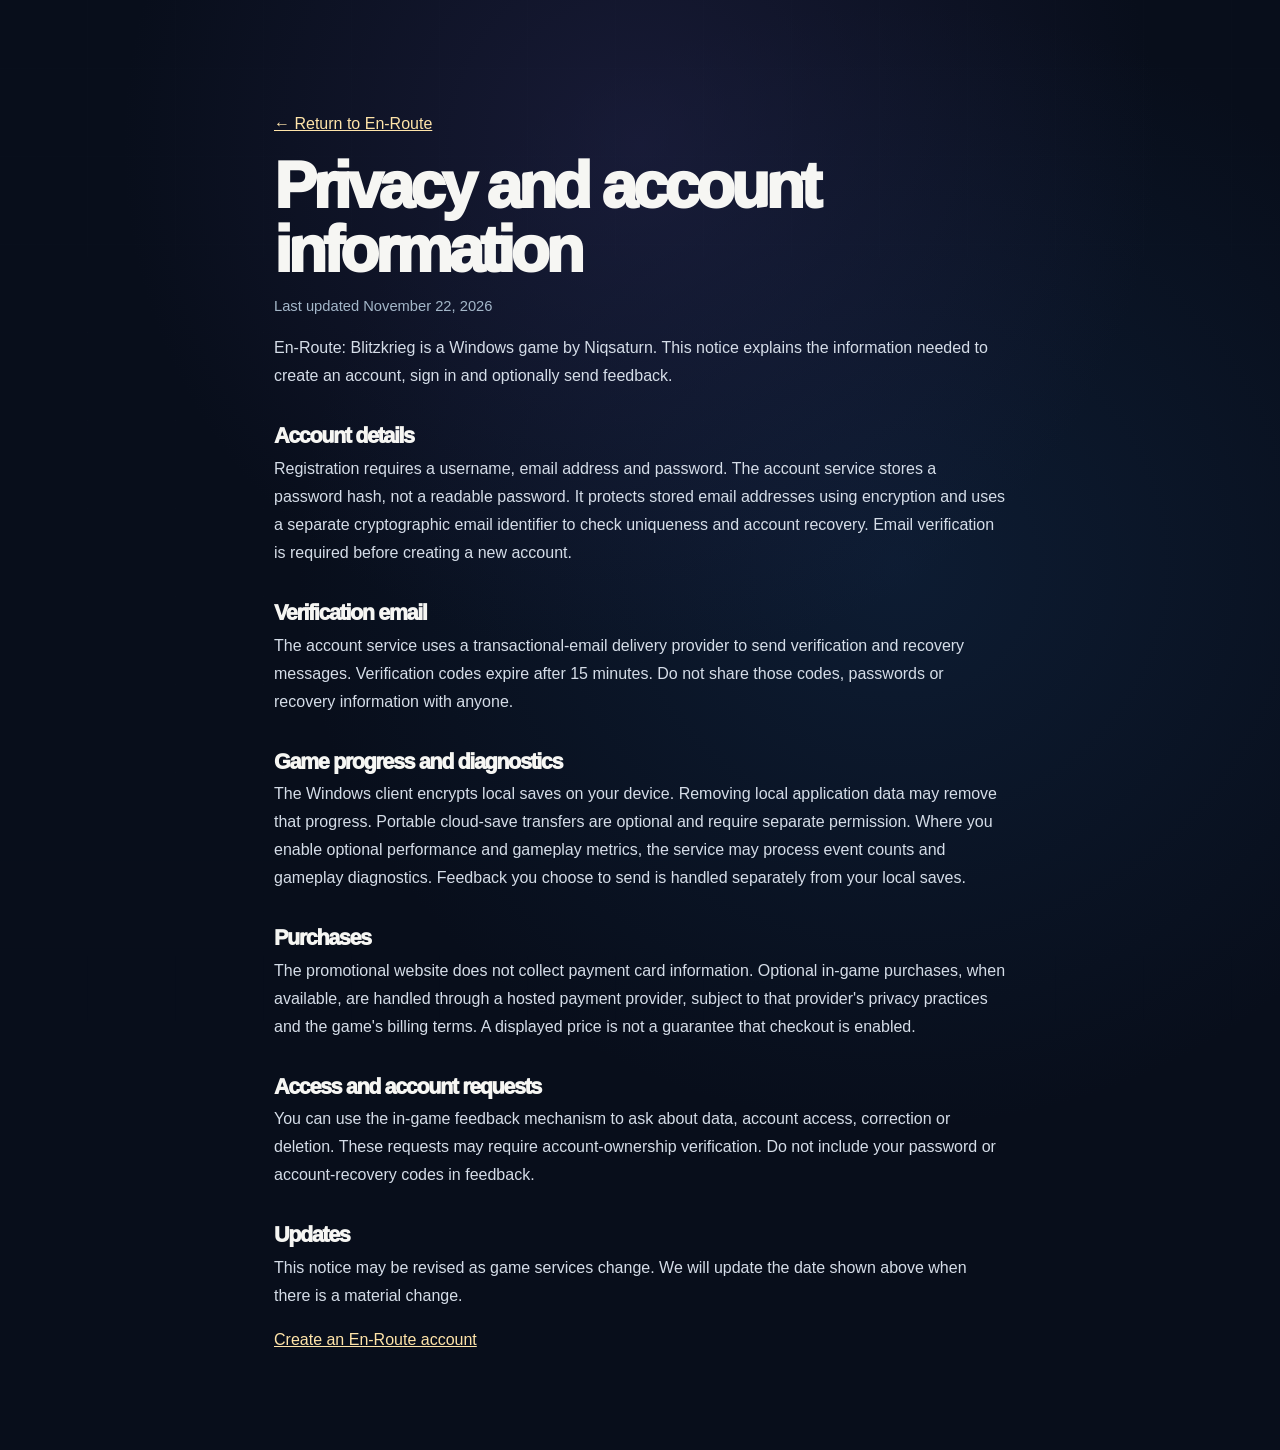
<file: privacy.html>
<!doctype html>
<html lang="en"><head><meta charset="utf-8"><meta name="viewport" content="width=device-width,initial-scale=1"><meta name="robots" content="index,follow"><meta name="theme-color" content="#080e1b"><title>Privacy | En-Route Blitzkrieg</title>
<link rel="stylesheet" href="./styles.css"><style>.privacy-page{max-width:780px;margin:0 auto;padding:110px 24px 80px;line-height:1.75}.privacy-page h1{font-size:clamp(2rem,6vw,4rem);margin-bottom:12px}.privacy-page h2{font-size:1.35rem;margin:35px 0 8px}.privacy-page a{color:#ffe4a9;text-decoration:underline}.privacy-page p,.privacy-page li{color:#d5dde8}.privacy-page .updated{color:#a4b7c9;font-size:.92rem}</style></head><body>
<main class="privacy-page"><p><a href="./">← Return to En-Route</a></p>
<h1>Privacy and account information</h1><p class="updated">Last updated November 22, 2026</p>
<p>En-Route: Blitzkrieg is a Windows game by Niqsaturn. This notice explains the information needed to create an account, sign in and optionally send feedback.</p>
<h2>Account details</h2><p>Registration requires a username, email address and password. The account service stores a password hash, not a readable password. It protects stored email addresses using encryption and uses a separate cryptographic email identifier to check uniqueness and account recovery. Email verification is required before creating a new account.</p>
<h2>Verification email</h2><p>The account service uses a transactional-email delivery provider to send verification and recovery messages. Verification codes expire after 15 minutes. Do not share those codes, passwords or recovery information with anyone.</p>
<h2>Game progress and diagnostics</h2><p>The Windows client encrypts local saves on your device. Removing local application data may remove that progress. Portable cloud-save transfers are optional and require separate permission. Where you enable optional performance and gameplay metrics, the service may process event counts and gameplay diagnostics. Feedback you choose to send is handled separately from your local saves.</p>
<h2>Purchases</h2><p>The promotional website does not collect payment card information. Optional in-game purchases, when available, are handled through a hosted payment provider, subject to that provider's privacy practices and the game's billing terms. A displayed price is not a guarantee that checkout is enabled.</p>
<h2>Access and account requests</h2><p>You can use the in-game feedback mechanism to ask about data, account access, correction or deletion. These requests may require account-ownership verification. Do not include your password or account-recovery codes in feedback.</p>
<h2>Updates</h2><p>This notice may be revised as game services change. We will update the date shown above when there is a material change.</p>
<p><a href="./#signup">Create an En-Route account</a></p></main></body></html>
</file>
<file: styles.css>
:root{color-scheme:dark;--bg:#080e1b;--surface:#121b2d;--text:#f6f6f3;--sub:#acbbd0;--gold:#f1d087;--faint:#d6e0ff27}
*{box-sizing:border-box}html{scroll-behavior:smooth;overflow-x:hidden}body{margin:0;background:radial-gradient(ellipse 700px 700px at 50% 10%,#25254d88,transparent 74%),radial-gradient(ellipse 800px 750px at 70% 39%,#183a6452,transparent 75%),var(--bg);color:var(--text);font:16px/1.6 "Segoe UI",Arial,sans-serif;overflow-x:hidden}body:before{content:"";position:absolute;z-index:0;pointer-events:none;inset:0 0 auto;height:1300px;background-image:repeating-linear-gradient(0deg,transparent 0 87px,#d0e1ff09 88px),repeating-linear-gradient(90deg,transparent 0 87px,#d0e1ff09 88px);mask-image:linear-gradient(#0007,transparent)}a{color:inherit;text-decoration:none}img,video{max-width:100%;display:block}h1,h2,h3,p{margin-top:0}h1,h2,h3{line-height:1;letter-spacing:-.065em;font-weight:950}.skip{position:absolute;top:-6rem;left:1rem;background:var(--gold);color:#111;padding:.6rem 1rem;z-index:99}.skip:focus{top:1rem}
.wrap{max-width:1340px;margin-left:auto;margin-right:auto;padding-left:30px;padding-right:30px;position:relative;z-index:1}
.header{position:relative;z-index:4;border-bottom:1px solid var(--faint);background:#090f1bd8}.header-inner{max-width:1370px;margin:0 auto;padding:0 30px;min-height:83px;display:flex;gap:25px;justify-content:space-between;align-items:center}.logo{display:flex;gap:12px;align-items:center}.logo-mark{display:grid;place-items:center;color:var(--gold);border:1px solid #f1d08785;border-radius:9px;width:44px;height:44px;font-size:29px;box-shadow:inset 0 0 14px #edc16f18}.logo-copy{display:flex;flex-direction:column;line-height:1.12;white-space:nowrap}.logo-copy b{font-size:18px;letter-spacing:.14em;font-weight:950}.logo-copy small{margin-top:5px;font-size:9px;letter-spacing:.44em;color:#c2cbda}.header nav{display:flex;gap:34px;font-size:12px;letter-spacing:.14em;font-weight:800;text-transform:uppercase;color:#bbc7db}.header nav a:hover,.text-action:hover,.footer a:hover{color:var(--gold)}.version{border:1px solid var(--faint);color:#b8c8dc;border-radius:80px;padding:9px 15px;white-space:nowrap;font-size:10px;letter-spacing:.13em;font-weight:900}
.hero{text-align:center;padding-top:97px}.mini-label,.section-kicker{color:var(--gold);font-size:11px;font-weight:900;letter-spacing:.22em}.mini-label{display:flex;align-items:center;justify-content:center;gap:15px}.mini-line{width:26px;height:1px;background:linear-gradient(90deg,transparent,var(--gold))}.mini-line:last-child{transform:rotate(180deg)}.hero h1{font-size:clamp(4.2rem,9vw,8.5rem);letter-spacing:-.07em;margin:28px 0 30px}.hero h1 em{font-style:normal;color:transparent;background:linear-gradient(140deg,#fff3d5,#e6c477 65%,#ae8455);background-clip:text;-webkit-background-clip:text}.intro{max-width:590px;margin:0 auto;color:#becbe0;font-size:18px;line-height:1.7}
.cta-group{display:flex;flex-direction:column;align-items:center;margin-top:36px}.primary-cta{width:min(570px,100%);min-height:110px;padding:14px 22px;border:1px solid #ffefbc;border-radius:17px;display:flex;align-items:center;gap:19px;text-align:left;color:#211807;background:linear-gradient(125deg,#fff0c7 0%,#e5bf6b 59%,#ad864e 100%);box-shadow:0 0 0 6px #f0c66e18,0 20px 75px #dca95661,inset 0 2px #fff8e5;transition:transform .2s,box-shadow .2s}.primary-cta:hover{transform:translateY(-4px);box-shadow:0 0 0 9px #f0c66e2b,0 24px 95px #e2b9688a}.primary-cta:focus-visible{outline:3px solid white;outline-offset:6px}.win-icon{width:62px;height:62px;display:grid;place-items:center;flex:none;border:1px solid #3828113b;border-radius:11px;background:#fff6dc85}.win-icon svg{width:31px;height:31px}.cta-copy{display:flex;flex:1;flex-direction:column;gap:8px;line-height:1.2}.cta-copy b{font-size:clamp(20px,2.5vw,29px);font-weight:950;letter-spacing:-.012em}.cta-copy small{font-size:11px;letter-spacing:.1em;color:#584627;font-weight:850}.cta-arrow{font-size:29px}.cta-detail{margin-top:18px;font-size:11px;color:#aebdd0;letter-spacing:.06em}.text-action{margin-top:11px;font-size:13px;font-weight:750;color:#f1dfb2;letter-spacing:.02em}.text-action span{margin-left:10px}
.hero-shot{width:min(1090px,100%);margin:70px auto 0;border:1px solid #d8e2ff55;border-radius:14px;background:#070c15;overflow:hidden;box-shadow:0 0 0 7px #e9eeff0a,0 24px 95px #000b,0 0 115px #49307735;position:relative;left:50%;transform:translateX(-50%);margin-left:0;margin-right:0}.shot-header{height:39px;display:flex;align-items:center;justify-content:space-between;gap:10px;padding:0 15px;border-bottom:1px solid var(--faint);background:#151f30;color:#b0bdd0;font-weight:900;font-size:9px;letter-spacing:.14em}.chrome-dots{display:flex;gap:6px}.chrome-dots i{width:7px;height:7px;border-radius:50%;background:#d5b270}.chrome-dots i:nth-child(2){background:#98a7bb}.chrome-dots i:nth-child(3){background:#61b5a1}.hero-shot img{width:100%;height:auto;object-fit:contain;object-position:center;aspect-ratio:8/5;margin:0 auto}.shot-footnote{max-width:1090px;display:flex;justify-content:space-between;gap:14px;margin:20px auto 0;color:#91a0b7;font-weight:850;font-size:10px;letter-spacing:.13em}.circle{display:inline-block;width:6px;height:6px;background:#76dcac;border-radius:100%;box-shadow:0 0 11px #78edb5;margin-right:8px}
.proof{display:flex;justify-content:center;align-items:center;gap:55px;margin-top:96px;margin-bottom:0;padding-top:36px;padding-bottom:36px;border-top:1px solid var(--faint);border-bottom:1px solid var(--faint)}.proof div{display:flex;flex-direction:column;gap:5px;text-align:center}.proof strong{font-size:33px;line-height:1.1;letter-spacing:-.04em;color:#f0d49c}.proof span{font-size:10px;letter-spacing:.15em;color:#a5b5cb;font-weight:800}.proof>i{display:block;height:34px;width:1px;background:var(--faint)}
.trailer{padding-top:143px}.section-title{display:flex;align-items:end;justify-content:space-between;gap:50px;margin-bottom:43px}.section-title h2{margin:14px 0 0;font-size:clamp(3.3rem,6vw,6.3rem);letter-spacing:-.055em}.section-title h2 span,.closing h2 span{color:var(--gold)}.section-title>p{max-width:320px;margin:0 0 8px;color:#b2c0d3;line-height:1.8;font-size:15px}.video-shell{padding:9px;border-radius:15px;background:#03060c;border:1px solid #d5e1ff49;box-shadow:0 24px 80px #000a}.video-shell video{width:100%;height:auto;aspect-ratio:8/5;border-radius:7px;background:#000}.video-key{display:flex;justify-content:space-between;gap:15px;margin-top:18px;color:#96a6bc;font-size:10px;font-weight:850;letter-spacing:.12em}
.modes{padding-top:151px}.mode-grid{display:grid;grid-template-columns:repeat(3,minmax(0,1fr));gap:20px}.mode-card{overflow:hidden;border-radius:14px;border:1px solid var(--faint);background:linear-gradient(145deg,#1b2740,#0f1625);transition:transform .2s,border-color .2s}.mode-card:hover{transform:translateY(-5px);border-color:#f1d08785}.mode-photo{aspect-ratio:1.35;overflow:hidden;position:relative;background:#0a1422}.mode-photo img{width:100%;height:100%;object-fit:cover;object-position:center;transition:transform .35s}.mode-card:hover .mode-photo img{transform:scale(1.045)}.mode-photo:after{content:"";position:absolute;inset:30% 0 0;background:linear-gradient(transparent,#050b16c9);pointer-events:none}.mode-photo span{position:absolute;z-index:2;left:20px;bottom:16px;color:#f1dca8;letter-spacing:.15em;font-weight:900;font-size:10px}.mode-info{padding:25px}.mode-info h3{font-size:27px;margin-bottom:12px;letter-spacing:-.045em}.mode-info p{font-size:14px;color:#abb9cb;line-height:1.8;margin:0}
.closing{text-align:center;margin-top:160px;margin-bottom:105px;padding-top:84px;padding-bottom:90px;border-top:1px solid var(--faint);border-bottom:1px solid var(--faint);background:radial-gradient(ellipse at center,#40336365,transparent 70%)}.crown{font-size:55px;color:var(--gold);display:block;margin-bottom:10px}.closing h2{font-size:clamp(3rem,6vw,6rem);margin:15px 0 20px}.closing>p:not(.section-kicker){color:#b6c3d5;margin:0 auto 32px}.closing-cta{margin:0 auto;min-height:95px;width:min(475px,100%)}.closing-cta .win-icon{width:52px;height:55px;font-size:38px}.closing-cta .cta-copy b{font-size:24px}
.footer{display:flex;align-items:center;justify-content:space-between;gap:22px;padding-top:30px;padding-bottom:35px;font-size:10px;letter-spacing:.15em;color:#8fa0b7}.footer strong{color:#f9f7f1}
@media(max-width:850px){.header nav{display:none}.header-inner{padding:0 20px;min-height:76px}.hero{padding-top:78px}.section-title{align-items:start;flex-direction:column;gap:17px}.section-title>p{max-width:520px}.proof{gap:32px}.mode-grid{grid-template-columns:repeat(2,minmax(0,1fr))}.mode-card:last-child{grid-column:1/-1}.trailer,.modes{padding-top:108px}.closing{margin-top:120px;margin-bottom:70px}}
@media(max-width:570px){.wrap{padding-left:17px;padding-right:17px}.header-inner{padding:0 16px}.logo-mark{height:38px;width:38px;font-size:26px}.logo-copy b{font-size:15px}.logo-copy small{font-size:8px}.version{font-size:8px;padding:8px}.hero{padding-top:78px}.mini-label{font-size:9px;letter-spacing:.14em;gap:9px}.mini-line{width:14px}.hero h1{font-size:clamp(3.25rem,13vw,4.8rem);margin:23px 0 27px}.intro{font-size:15px;line-height:1.75}.cta-group{margin-top:31px}.primary-cta{padding:12px;gap:13px;min-height:98px}.win-icon{width:49px;height:52px}.win-icon svg{width:26px;height:26px}.cta-copy b{font-size:19px}.cta-copy small{font-size:9px;letter-spacing:.03em}.cta-arrow{font-size:20px}.hero-shot{margin-top:58px;border-radius:10px}.shot-header{height:29px;padding:0 9px;font-size:7px}.shot-build{display:none}.shot-footnote{font-size:8px;letter-spacing:.06em}.proof{gap:13px;margin-top:70px;padding-top:26px;padding-bottom:26px}.proof strong{font-size:24px}.proof span{font-size:8px;letter-spacing:.03em}.proof>i{height:28px}.trailer,.modes{padding-top:100px}.section-title h2{font-size:clamp(2.75rem,12vw,4.6rem)}.section-title>p{font-size:14px}.video-key{font-size:8px;letter-spacing:.06em}.mode-grid{grid-template-columns:1fr}.mode-card:last-child{grid-column:auto}.mode-photo{aspect-ratio:1.55}.closing{margin-top:110px;padding-top:60px;padding-bottom:65px}.closing h2{font-size:clamp(3rem,13vw,5rem)}.footer{font-size:8px;flex-wrap:wrap}.footer span:nth-child(2){order:3;width:100%}}
@media(prefers-reduced-motion:reduce){html{scroll-behavior:auto}*,*:before,*:after{transition:none!important}}

.video-status{min-height:1.4em;margin-top:8px;color:#aab9cc;font-size:12px;text-align:center}

.signup{padding-top:145px}.signup-heading{display:grid;grid-template-columns:minmax(0,1.5fr) minmax(240px,1fr);align-items:end;gap:45px}.signup-heading h2{font-size:clamp(3.1rem,6vw,6.5rem);margin:14px 0 24px}.signup-heading h2 span{color:var(--gold)}.signup-heading p{color:#bfcce2;max-width:620px}.signup-promise{border-left:2px solid #ead18c83;padding:12px 0 12px 23px}.signup-promise strong{color:var(--gold);font-size:11px;letter-spacing:.16em}.signup-promise p{font-size:14px;margin:11px 0 0}
.signup-card{max-width:850px;margin:36px auto 0;padding:31px;border:1px solid #b6c6e753;border-radius:18px;background:linear-gradient(155deg,#1a2945,#0c1728);box-shadow:0 20px 70px #0008}.signup-card-head{display:flex;justify-content:space-between;gap:15px;border-bottom:1px solid var(--faint);padding-bottom:18px;font-size:10px;color:#e7c780;font-weight:900;letter-spacing:.16em}.signup-form{display:grid;grid-template-columns:repeat(2,minmax(0,1fr));gap:18px;margin-top:24px}.signup-field{display:flex;flex-direction:column;min-width:0;gap:7px}.signup-field label{color:#f3e5c6;font-size:12px;font-weight:800}.signup-field small{color:#9ba9bd;margin-left:6px;font-size:10px}.signup-field input{border:1px solid #7b8daa82;background:#071322;color:#fff;font:600 15px system-ui;padding:14px 13px;border-radius:9px;width:100%;min-width:0}.signup-field input:focus-visible{outline:2px solid #f5d68b;outline-offset:2px}.signup-submit{grid-column:1/-1;cursor:pointer;border:0;display:block;text-align:center;border-radius:9px;padding:15px 20px;background:linear-gradient(130deg,#ffedbc,#d8b46c);color:#191a1b;font-weight:900;letter-spacing:.08em;font-size:13px}.signup-submit:disabled{opacity:.5;cursor:wait}.signup-legal{grid-column:1/-1;margin:0;font-size:12px;color:#a3b2c7}.signup-feedback{min-height:1.8em;margin-top:10px;color:#f4d996;font-size:13px}.verify-form{grid-template-columns:1fr}.verify-form h3,.verify-form>p{grid-column:1/-1}.verify-form h3{font-size:26px;letter-spacing:.025em;margin:0}.verify-form>p{color:#b7c4d9}.signup-link{background:none;color:#ecd193;text-decoration:underline;border:0;cursor:pointer;justify-self:start;padding:3px 0}.signup-complete{padding:19px 0}.signup-complete strong{font-size:22px;color:#89d9b3}.signup-complete p{color:#b9c9dc}.signup-complete>a{margin-top:15px}.signup-form[hidden],.signup-complete[hidden]{display:none!important}@media(max-width:700px){.signup-heading{grid-template-columns:1fr}.signup-form{grid-template-columns:1fr}.signup-card{padding:20px}.signup{padding-top:90px}}@media(max-width:390px){.signup-card-head{font-size:8px;letter-spacing:.07em}}
/* Prelaunch state: visually dominant CTA, but never a broken installer link. */
.primary-cta{font:inherit;line-height:1.25}
.primary-cta--pending:disabled{cursor:not-allowed;opacity:.82}
.primary-cta--pending:disabled:hover{transform:none;box-shadow:0 0 0 6px #f0c66e18,0 20px 75px #dca95661,inset 0 2px #fff8e5}
.signup-install-note{font-size:13px;color:#d9c996;line-height:1.65;margin-top:16px}
@media (min-width:851px){.header nav a:last-child{color:#efd18b}}
@media (max-width:850px){
 .header nav{display:flex;gap:0}
 .header nav a:not(:last-child){display:none}
 .header nav a:last-child{display:inline-flex;align-items:center;justify-content:center;white-space:nowrap;color:#f5dfab;border:1px solid #edcd8770;padding:9px 12px;border-radius:999px;font-size:11px;letter-spacing:.06em}
 .version{display:none}
}
@media (max-width:390px){
 .header-inner{gap:12px}
 .logo{gap:7px}
 .header nav a:last-child{padding:8px 9px;font-size:10px}
}
</file>
